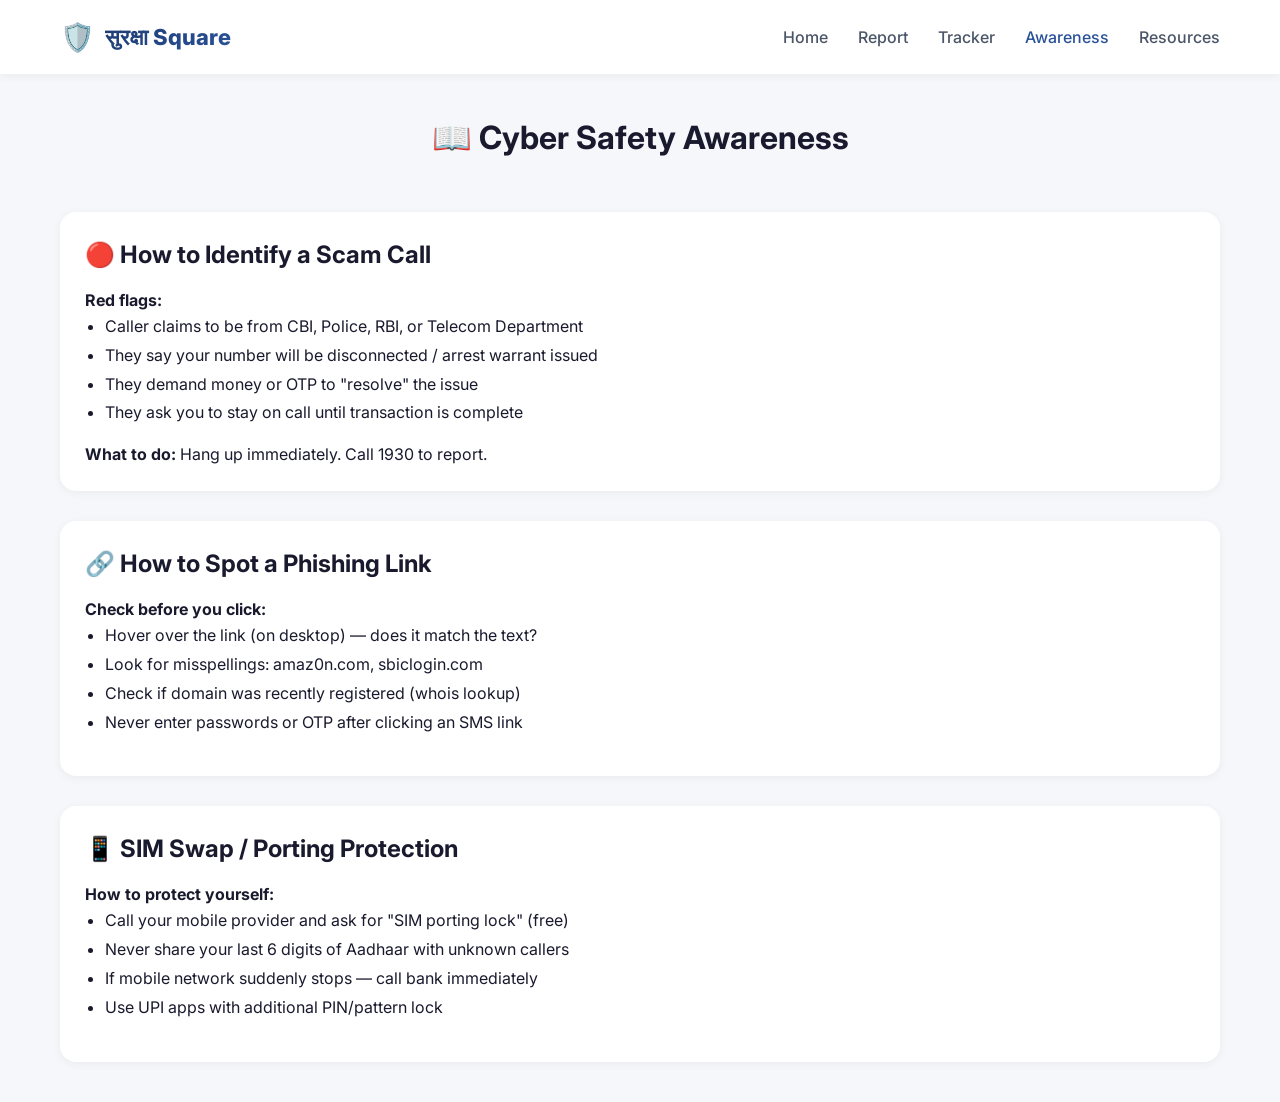
<file: awareness.html>
<!DOCTYPE html>
<html lang="en">
<head>
    <meta charset="UTF-8">
    <meta name="viewport" content="width=device-width, initial-scale=1.0">
    <title>Cyber Awareness — सुरक्षा Square</title>
    <link rel="stylesheet" href="style.css">
    <link href="https://fonts.googleapis.com/css2?family=Inter:wght@400;500;600;700;800&display=swap" rel="stylesheet">
</head>
<body>
    <nav class="navbar">
        <div class="container">
            <div class="logo">
                <span class="logo-icon">🛡️</span>
                <span class="logo-text">सुरक्षा Square</span>
            </div>
            <div class="nav-links">
                <a href="index.html">Home</a>
                <a href="report.html">Report</a>
                <a href="tracker.html">Tracker</a>
                <a href="awareness.html" class="active">Awareness</a>
                <a href="resources.html">Resources</a>
            </div>
            <button class="mobile-menu-btn" id="mobileMenuBtn">☰</button>
        </div>
    </nav>

    <main>
        <div class="container">
            <h1 class="section-title" style="margin-top: 40px;">📖 Cyber Safety Awareness</h1>
            
            <div class="articles-grid" style="display: flex; flex-direction: column; gap: 30px; margin: 40px 0;">
                
                <div class="article" style="background: white; padding: 25px; border-radius: 16px;">
                    <h2>🔴 How to Identify a Scam Call</h2>
                    <p><strong>Red flags:</strong></p>
                    <ul>
                        <li>Caller claims to be from CBI, Police, RBI, or Telecom Department</li>
                        <li>They say your number will be disconnected / arrest warrant issued</li>
                        <li>They demand money or OTP to "resolve" the issue</li>
                        <li>They ask you to stay on call until transaction is complete</li>
                    </ul>
                    <p><strong>What to do:</strong> Hang up immediately. Call 1930 to report.</p>
                </div>
                
                <div class="article" style="background: white; padding: 25px; border-radius: 16px;">
                    <h2>🔗 How to Spot a Phishing Link</h2>
                    <p><strong>Check before you click:</strong></p>
                    <ul>
                        <li>Hover over the link (on desktop) — does it match the text?</li>
                        <li>Look for misspellings: amaz0n.com, sbiclogin.com</li>
                        <li>Check if domain was recently registered (whois lookup)</li>
                        <li>Never enter passwords or OTP after clicking an SMS link</li>
                    </ul>
                </div>
                
                <div class="article" style="background: white; padding: 25px; border-radius: 16px;">
                    <h2>📱 SIM Swap / Porting Protection</h2>
                    <p><strong>How to protect yourself:</strong></p>
                    <ul>
                        <li>Call your mobile provider and ask for "SIM porting lock" (free)</li>
                        <li>Never share your last 6 digits of Aadhaar with unknown callers</li>
                        <li>If mobile network suddenly stops — call bank immediately</li>
                        <li>Use UPI apps with additional PIN/pattern lock</li>
                    </ul>
                </div>
                
                <div class="article" style="background: white; padding:
</file>
<file: style.css>
* {
    margin: 0;
    padding: 0;
    box-sizing: border-box;
}

body {
    font-family: 'Inter', sans-serif;
    background: #f5f7fa;
    color: #1a1a2e;
    line-height: 1.5;
}

.container {
    max-width: 1200px;
    margin: 0 auto;
    padding: 0 20px;
}

/* Navigation */
.navbar {
    background: white;
    box-shadow: 0 2px 10px rgba(0,0,0,0.05);
    position: sticky;
    top: 0;
    z-index: 100;
}

.navbar .container {
    display: flex;
    justify-content: space-between;
    align-items: center;
    padding: 16px 20px;
}

.logo {
    display: flex;
    align-items: center;
    gap: 10px;
}

.logo-icon {
    font-size: 28px;
}

.logo-text {
    font-size: 22px;
    font-weight: 800;
    background: linear-gradient(135deg, #1e3c72, #2a5298);
    -webkit-background-clip: text;
    -webkit-text-fill-color: transparent;
    background-clip: text;
}

.nav-links {
    display: flex;
    gap: 30px;
}

.nav-links a {
    text-decoration: none;
    color: #4a5568;
    font-weight: 500;
    transition: color 0.3s;
}

.nav-links a:hover,
.nav-links a.active {
    color: #2a5298;
}

.mobile-menu-btn {
    display: none;
    background: none;
    border: none;
    font-size: 24px;
    cursor: pointer;
}

/* Language Switcher */
.language-switcher {
    display: flex;
    gap: 5px;
    margin-left: 20px;
}

.lang-btn {
    background: none;
    border: 1px solid #e0e0e0;
    padding: 5px 12px;
    border-radius: 20px;
    cursor: pointer;
    font-weight: 500;
    font-size: 12px;
    transition: all 0.2s;
}

.lang-btn.active {
    background: #2a5298;
    color: white;
    border-color: #2a5298;
}

.lang-btn:hover:not(.active) {
    background: #f0f2f5;
}

/* Hindi font support */
[lang="hi"] body,
html:has(.lang-btn[data-lang="hi"].active) body {
    font-family: 'Inter', 'Noto Sans Devanagari', sans-serif;
}

/* Hero Section */
.hero {
    background: linear-gradient(135deg, #667eea 0%, #764ba2 100%);
    color: white;
    padding: 80px 0;
    text-align: center;
}

.hero-title {
    font-size: 48px;
    font-weight: 800;
    margin-bottom: 20px;
}

.hero-subtitle {
    font-size: 20px;
    margin-bottom: 40px;
    opacity: 0.95;
}

.hero-buttons {
    display: flex;
    gap: 20px;
    justify-content: center;
    flex-wrap: wrap;
}

.btn {
    padding: 14px 32px;
    border-radius: 50px;
    text-decoration: none;
    font-weight: 600;
    transition: transform 0.2s, box-shadow 0.2s;
    display: inline-block;
    cursor: pointer;
    border: none;
}

.btn:hover {
    transform: translateY(-2px);
    box-shadow: 0 5px 20px rgba(0,0,0,0.2);
}

.btn-primary {
    background: white;
    color: #667eea;
}

.btn-secondary {
    background: transparent;
    color: white;
    border: 2px solid white;
}

/* Stats Section */
.stats {
    padding: 60px 0;
    background: white;
}

.stat-cards {
    display: flex;
    justify-content: space-around;
    flex-wrap: wrap;
    gap: 30px;
}

.stat-card {
    text-align: center;
    padding: 30px;
    background: #f8f9fa;
    border-radius: 16px;
    min-width: 200px;
}

.stat-number {
    font-size: 48px;
    font-weight: 800;
    color: #2a5298;
}

.stat-label {
    color: #4a5568;
    margin-top: 10px;
}

/* How It Works */
.how-it-works {
    padding: 60px 0;
}

.section-title {
    text-align: center;
    font-size: 32px;
    margin-bottom: 50px;
    color: #1a1a2e;
}

.steps {
    display: flex;
    justify-content: space-between;
    flex-wrap: wrap;
    gap: 30px;
}

.step {
    flex: 1;
    text-align: center;
    padding: 30px;
    background: white;
    border-radius: 16px;
    box-shadow: 0 5px 20px rgba(0,0,0,0.05);
}

.step-number {
    width: 50px;
    height: 50px;
    background: linear-gradient(135deg, #667eea, #764ba2);
    color: white;
    border-radius: 50%;
    display: flex;
    align-items: center;
    justify-content: center;
    font-size: 24px;
    font-weight: bold;
    margin: 0 auto 20px;
}

/* Alerts List */
.recent-alerts {
    padding: 60px 0;
    background: #f0f2f5;
}

.alerts-list {
    background: white;
    border-radius: 16px;
    padding: 20px;
}

.alert-item {
    padding: 15px;
    border-bottom: 1px solid #e0e0e0;
    display: flex;
    justify-content: space-between;
    align-items: center;
    flex-wrap: wrap;
}

.alert-item:last-child {
    border-bottom: none;
}

.alert-type {
    font-weight: 600;
    padding: 4px 12px;
    border-radius: 20px;
    font-size: 14px;
    display: inline-block;
}

.alert-type.scam-call { background: #fee2e2; color: #dc2626; }
.alert-type.phishing { background: #fed7aa; color: #ea580c; }
.alert-type.upi-fraud { background: #fef3c7; color: #d97706; }
.alert-type.sim-swap { background: #dbeafe; color: #2563eb; }

.alert-location {
    color: #4a5568;
    font-size: 14px;
}

.alert-time {
    color: #94a3b8;
    font-size: 12px;
}

.alert-description {
    margin-top: 8px;
    color: #333;
    font-size: 14px;
}

.alert-detail {
    font-size: 12px;
    color: #666;
    margin-top: 4px;
}

/* Emergency Box */
.emergency {
    padding: 60px 0;
}

.emergency-box {
    background: linear-gradient(135deg, #dc2626, #b91c1c);
    color: white;
    padding: 40px;
    border-radius: 16px;
    text-align: center;
}

.emergency-numbers {
    display: flex;
    justify-content: center;
    gap: 40px;
    margin-top: 30px;
    flex-wrap: wrap;
}

.emergency-number {
    text-align: center;
}

.emergency-number .number {
    font-size: 32px;
    font-weight: 800;
    display: block;
}

.emergency-number .label {
    font-size: 14px;
    opacity: 0.9;
}

/* Footer */
footer {
    background: #1a1a2e;
    color: #94a3b8;
    text-align: center;
    padding: 30px;
    font-size: 14px;
}

.disclaimer {
    margin-top: 10px;
    font-size: 12px;
}

/* Form Styles */
.form-container {
    max-width: 600px;
    margin: 40px auto;
    background: white;
    padding: 30px;
    border-radius: 16px;
    box-shadow: 0 5px 20px rgba(0,0,0,0.05);
}

.form-group {
    margin-bottom: 20px;
}

.form-group label {
    display: block;
    margin-bottom: 8px;
    font-weight: 500;
    color: #1a1a2e;
}

.form-group input,
.form-group select,
.form-group textarea {
    width: 100%;
    padding: 12px;
    border: 1px solid #e0e0e0;
    border-radius: 8px;
    font-family: inherit;
    font-size: 16px;
}

.form-group textarea {
    resize: vertical;
    min-height: 100px;
}

.form-group small {
    display: block;
    margin-top: 5px;
    font-size: 12px;
    color: #666;
}

/* Map Container */
.map-container {
    height: 400px;
    background: #e0e0e0;
    border-radius: 16px;
    margin-bottom: 20px;
    display: flex;
    align-items: center;
    justify-content: center;
    color: #666;
}

/* Search and Quick Links */
.search-container {
    display: flex;
    gap: 10px;
    margin-bottom: 20px;
    flex-wrap: wrap;
}

.search-input-wrapper {
    flex: 2;
    position: relative;
}

.search-input {
    width: 100%;
    padding: 12px;
    border: 2px solid #e0e0e0;
    border-radius: 8px;
    font-size: 16px;
}

.search-btn {
    padding: 12px 24px;
    background: #2a5298;
    color: white;
    border: none;
    border-radius: 8px;
    cursor: pointer;
    font-weight: 600;
}

.search-btn:hover {
    background: #1e3c72;
}

/* Quick Links */
.quick-links {
    display: flex;
    flex-wrap: wrap;
    gap: 8px;
    margin: 15px 0;
    align-items: center;
}

.quick-link {
    background: #f0f2f5;
    padding: 4px 12px;
    border-radius: 20px;
    font-size: 12px;
    cursor: pointer;
    transition: background 0.2s;
}

.quick-link:hover {
    background: #e0e0e0;
}

/* Suggestions Dropdown */
.suggestions-dropdown {
    position: absolute;
    top: 100%;
    left: 0;
    right: 0;
    background: white;
    border: 1px solid #ccc;
    border-radius: 8px;
    max-height: 300px;
    overflow-y: auto;
    z-index: 1000;
    display: none;
    box-shadow: 0 4px 12px rgba(0,0,0,0.15);
}

.suggestion-item {
    padding: 10px 12px;
    cursor: pointer;
    border-bottom: 1px solid #f0f0f0;
}

.suggestion-item:hover {
    background: #f0f2f5;
}

.suggestion-name {
    font-weight: 500;
}

.suggestion-detail {
    font-size: 11px;
    color: #666;
}

/* Place Result Info */
.place-result {
    background: #e8f0fe;
    padding: 10px;
    border-radius: 8px;
    margin-top: 10px;
    font-size: 14px;
    display: none;
}

/* Loading Overlay */
.loading-overlay {
    position: fixed;
    top: 0;
    left: 0;
    right: 0;
    bottom: 0;
    background: rgba(0,0,0,0.7);
    display: none;
    justify-content: center;
    align-items: center;
    z-index: 1000;
    color: white;
    font-size: 18px;
}

.loading-overlay div {
    text-align: center;
    background: #1a1a2e;
    padding: 20px;
    border-radius: 12px;
}

/* Spinner */
.spinner {
    width: 30px;
    height: 30px;
    border: 3px solid rgba(255,255,255,0.3);
    border-radius: 50%;
    border-top-color: white;
    animation: spin 1s ease-in-out infinite;
    margin: 10px auto;
}

@keyframes spin {
    to { transform: rotate(360deg); }
}

/* Filter Bar */
.filter-bar {
    margin: 20px 0;
    display: flex;
    gap: 10px;
    flex-wrap: wrap;
    align-items: center;
}

.filter-bar select,
.filter-bar input {
    padding: 8px;
    border-radius: 8px;
    border: 1px solid #ccc;
}

/* Legend for Map */
.legend {
    background: white;
    padding: 10px;
    border-radius: 8px;
    position: absolute;
    bottom: 20px;
    right: 10px;
    z-index: 1000;
    font-size: 12px;
    box-shadow: 0 2px 5px rgba(0,0,0,0.2);
}

.legend-item {
    display: flex;
    align-items: center;
    gap: 8px;
    margin: 5px 0;
}

.legend-color {
    width: 12px;
    height: 12px;
    border-radius: 50%;
}

/* No Alerts Message */
.no-alerts {
    text-align: center;
    padding: 40px;
    color: #666;
}

/* Emergency Note */
.emergency-note {
    margin-top: 20px;
    padding: 15px;
    background: #fef3c7;
    border-radius: 8px;
    border-left: 4px solid #d97706;
}

/* Articles Grid for Awareness Page */
.articles-grid {
    display: flex;
    flex-direction: column;
    gap: 30px;
    margin: 40px 0;
}

.article {
    background: white;
    padding: 25px;
    border-radius: 16px;
    box-shadow: 0 2px 10px rgba(0,0,0,0.05);
}

.article h2 {
    margin-bottom: 15px;
}

.article ul {
    margin-left: 20px;
    line-height: 1.8;
    margin-bottom: 15px;
}

.article p {
    margin-top: 10px;
}

/* Quiz Button Styles */
.quiz-btn {
    margin: 5px;
    padding: 8px 16px;
    border: none;
    border-radius: 8px;
    cursor: pointer;
    transition: all 0.2s;
}

.quiz-btn-correct {
    background: #2a5298;
    color: white;
}

.quiz-btn-wrong {
    background: #e0e0e0;
}

.quiz-feedback {
    margin-top: 10px;
    padding: 10px;
    border-radius: 8px;
    font-size: 14px;
}

/* Helpline List */
.helpline-item {
    padding: 12px;
    border-bottom: 1px solid #e0e0e0;
}

.helpline-item:last-child {
    border-bottom: none;
}

.helpline-number {
    font-size: 18px;
    font-weight: 600;
    color: #2a5298;
    margin-top: 5px;
}

.helpline-timing {
    font-size: 11px;
    color: #666;
    margin-top: 3px;
}

/* Responsive */
@media (max-width: 768px) {
    .hero-title {
        font-size: 32px;
    }
    
    .nav-links {
        display: none;
    }
    
    .nav-links.show {
        display: flex;
        flex-direction: column;
        position: absolute;
        top: 60px;
        left: 0;
        right: 0;
        background: white;
        padding: 20px;
        box-shadow: 0 5px 20px rgba(0,0,0,0.1);
    }
    
    .step {
        min-width: 100%;
    }
    
    .stat-cards {
        flex-direction: column;
    }
    
    .search-container {
        flex-direction: column;
    }
    
    .search-btn {
        width: 100%;
    }
    
    .hero-buttons {
        flex-direction: column;
        align-items: center;
    }
    
    .btn {
        width: 80%;
        text-align: center;
    }
    
    .navbar .container {
        flex-wrap: wrap;
    }
    
    .language-switcher {
        order: 2;
        margin-left: auto;
    }
    
    .mobile-menu-btn {
        order: 3;
    }
    
    .nav-links {
        order: 4;
        width: 100%;
    }
    
    .stat-card {
        min-width: auto;
    }
    
    .emergency-numbers {
        flex-direction: column;
        gap: 20px;
    }
}

/* Print Styles for Police Report */
@media print {
    .navbar,
    .hero-buttons,
    .filter-bar,
    .search-container,
    .quick-links,
    .legend,
    .language-switcher,
    .mobile-menu-btn,
    footer,
    .emergency-box,
    .btn {
        display: none;
    }
    
    body {
        background: white;
    }
    
    .alert-item {
        break-inside: avoid;
        page-break-inside: avoid;
    }
    
    .container {
        padding: 0;
        margin: 0;
    }
}
</file>
